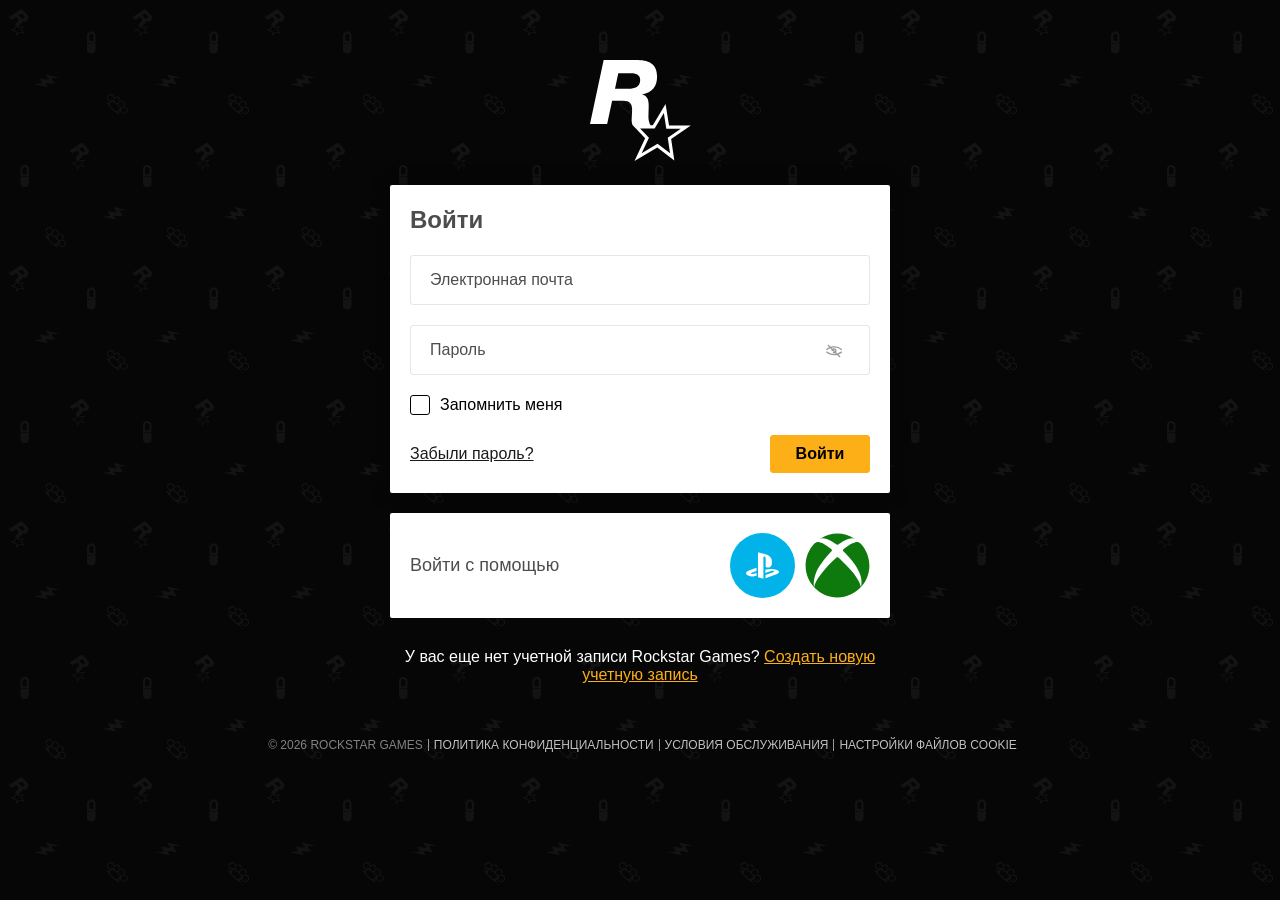
<file: HomeWork1/front/rockstar/index.html>
<!DOCTYPE html>
<html lang="en">
<head>
    <meta charset="UTF-8">
    <title>Sign In - Rockstar Games</title>
    <link rel="stylesheet" href="styles.css">

</head>
<body>
    <div class="sign-in__container">
        <main>
            <div class="main-container">
                <div class="sign-in-table">
                    <div class="rockstargames-icon">
                        <a class="rockstargames-icon__link" href="https://www.rockstargames.com?redirect_lang=us">
                            <svg width="101" height="101" viewBox="0 0 101 101" fill="none" xmlns="http://www.w3.org/2000/svg"><script xmlns=""/><script xmlns=""/>
                                <path fill-rule="evenodd" clip-rule="evenodd" d="M25.0189 28.6853H38.6577C44.8409 28.6853 50.1922 26.8017 50.1922 19.9107C50.1922 14.4432 45.4935 13.282 40.9757 13.282H28.2862L25.0189 28.6853ZM79.0297 65.5174H100.78L81.1516 79.1031L84.3256 100.511L67.3192 87.5908L44.4961 101L55.1674 78.3099C55.1674 78.3099 42.7552 65.3672 42.7648 65.3672C41.9305 64.2656 41.6516 61.4282 41.6516 60.2074C41.6516 58.664 41.7501 57.1008 41.8551 55.4357C41.9746 53.5386 42.1025 51.5094 42.1025 49.2271C42.1025 43.5943 39.6141 40.6488 33.5306 40.6488H22.1247L17.1583 63.8992H0L13.6452 0H45.9348C57.9339 0 67.0917 2.95191 67.0917 16.5638C67.0917 26.1451 62.3762 32.9511 51.9733 34.3801V34.5637C56.8649 35.7265 58.6974 39.0353 58.6974 45.2014C58.6974 47.6631 58.6225 49.8234 58.5521 51.8555C58.4896 53.6596 58.4306 55.3625 58.4306 57.0854C58.4306 59.2933 59.0044 62.9025 60.4496 65.3672H62.8335L75.5801 44.0744L79.0297 65.5174ZM76.3298 68.6424H90.7642L77.7508 77.6468L80.076 93.3458L67.5545 83.824L51.6581 93.1574L58.9352 77.7056L50.0868 68.4906H64.6345L73.8374 53.1175L76.3298 68.6424Z" fill="white"/>
                            </svg>
                        </a>

                    </div>

                    <div class="sign-in">

                        <h1 class="sign-in-input__text">Войти</h1>

                        <form class="sign-in__form">
                            <fieldset class="sign-in-form__ligament sign-in-input__text">
                            <span class="sign-in-input__container">
                                <input class="sign-in-input__element" id="email" type="email" name="email" value placeholder=" ">
                                <label class="sign-in-input__label" for="email">
                                    <span>Электронная почта</span>
                                </label>
                            </span>

                            </fieldset>

                            <fieldset class="sign-in-form__ligament sign-in-input__text">

                            <span class="sign-in-input__container">
                                <input class="sign-in-input__element" id="password" type="password" name="password" value placeholder=" ">
                                <label class="sign-in-input__label" for="password">
                                    <span>Пароль</span>
                                </label>

                                <button class="sign-in-show__password">
                                    <svg xmlns="http://www.w3.org/2000/svg" viewBox="0 0 32 32" height="16" width="16" class="UI__Icon__icon" data-ui-name="visibility_off_icon" aria-hidden="false" id="ui-icon-visibility_off-32">
                                        <path d="M29.8 17.2c-2.2 1.7-4.6 3-7.1 3.7l-2.5-2.5c.6-.8.9-1.8.9-2.9 0-1.4-.5-2.6-1.5-3.6-1.7-1.7-4.5-1.9-6.4-.6l-1.7-1.7c6.3-1.3 12.9.1 18.4 4.3.6.5 1.5.4 1.9-.2.5-.6.4-1.5-.2-1.9-6.7-5.1-14.9-6.6-22.4-4.4L5.7 3.9c-.5-.5-1.4-.5-1.9 0s-.5 1.4 0 1.9l2.6 2.6c-2 .9-4 2-5.8 3.4-.6.5-.7 1.3-.2 1.9.3.3.7.5 1.1.5.3 0 .6-.1.8-.3 1.9-1.5 4-2.6 6.2-3.4l2.9 2.9c-.3.6-.4 1.2-.4 1.8 0 .8.5 1.4 1.3 1.5.6.1 1.2-.4 1.4-1l2.2 2.2c-.2 0-.3 0-.5-.1-.7-.2-1.5.2-1.7.9-.2.7.2 1.5.9 1.7.5.2 1 .2 1.5.2.7 0 1.4-.2 2.1-.5l1.5 1.5c-6 1-12.2-.5-17.3-4.5-.6-.5-1.5-.4-1.9.2-.5.6-.4 1.5.2 1.9 4.6 3.6 10 5.4 15.5 5.4 2 0 3.9-.2 5.9-.7l4.1 4.1c.3.3.6.4 1 .4s.7-.1 1-.4c.5-.5.5-1.4 0-1.9L25.1 23c2.3-.9 4.6-2.1 6.6-3.7.6-.5.7-1.3.2-1.9-.7-.6-1.5-.7-2.1-.2zm-12.2-3.3c.4.4.7 1 .7 1.7 0 .3-.1.6-.2.8l-3-3c.9-.3 1.9-.1 2.5.5z">
                                    </path></svg>
                                </button>
                            </span>

                                <div class="sign-in__keep-me">
                                <span class="sign-in-keep-me__inside">
                                    <input class="sign-in__keep-me__button" id="box" type="checkbox" value="Sign In">
                                    <label class="sign-in__keep-me__label" for="box">
                                        <span>Запомнить меня</span>
                                    </label>
                                </span>
                                </div>

                            </fieldset>
                            <div class="sign-in__bottom">

                                <a class="sign-in__forgot__password sign-in-input__text" href="https://encrypted-tbn0.gstatic.com/images?q=tbn:ANd9GcRH6FqskyB2WDxj3bpKjRLOAhIkTzrpKa64aBji-nodvA&s">
                                    Забыли пароль?</a>

                                <button class="sign-in-button sign-in-input__text">Войти</button>
                            </div>
                        </form>

                    </div>

                    <div class="sign-in__social">
                        <fieldset class="sign-in__social__fieldset">
                            <p class="sign-in-input__text">Войти с помощью</p>

                            <div class="sign-in__social__icons">

                                <a class="sign-in__social-icons__element" href="">
                                    <svg width="44" height="44" viewBox="0 0 44 44" fill="none" xmlns="http://www.w3.org/2000/svg"><script xmlns=""/><script xmlns=""/>
                                        <rect width="44" height="44" rx="22" fill="#01b3e9"/>
                                        <path d="M18.9457 12.9941V29.8863L22.6098 31.0066V16.8613C22.6098 16.4541 22.6097 16.2513 22.8129 16.0473C22.9145 15.8441 23.1175 15.8441 23.3207 15.9457C23.8295 16.1489 24.1363 16.5563 24.1363 17.3707V22.966C25.3571 23.5764 26.3735 23.5764 27.1879 22.966C28.0023 22.3556 28.4098 21.4409 28.4098 19.9145C28.4106 18.2865 28.1046 17.2687 27.3926 16.4551C26.7822 15.6407 25.6636 14.9279 24.0348 14.4191C21.9996 13.8087 20.2689 13.2997 18.9457 12.9941ZM17.9285 23.5785L13.2473 25.2066L12.5363 25.5113C11.4171 26.0201 10.8066 26.5291 10.8066 27.0379C10.9082 27.6483 11.1115 28.4635 12.6379 28.9723C14.0627 29.4811 15.182 29.6843 18.0316 28.8707V27.0379C15.2828 27.9531 14.8763 27.852 14.4691 27.6488C14.0619 27.4456 14.0613 27.2411 14.1629 27.1395C14.4685 26.9363 15.5879 26.5285 15.5879 26.5285L17.9285 25.7145V23.5785ZM28.2832 24.3707C27.9525 24.3596 27.6218 24.3656 27.291 24.391C26.1718 24.391 25.1532 24.5948 23.9316 24.9004V27.0379L26.1707 26.2223L27.391 25.816C27.391 25.816 27.901 25.7145 28.2066 25.6129C28.7154 25.5113 29.3254 25.7145 29.3254 25.7145C29.631 25.7145 29.8348 25.8151 29.8348 26.0191C29.9364 26.2223 29.7326 26.3253 29.2238 26.5285L28.1051 26.9363L24.0348 28.4613V30.5988L25.866 29.9879L30.9535 28.1566L31.5645 27.8504C32.7853 27.4432 33.2942 26.9342 33.1926 26.3238C33.1926 25.7142 32.4806 25.3076 31.2598 24.9004C30.2674 24.595 29.2754 24.4041 28.2832 24.3707Z" fill="white"/>
                                    </svg>
                                </a>

                                <a class="sign-in__social-icons__element" href="">
                                    <svg width="20" height="20" viewBox="12 12 20 20" fill="none" xmlns="http://www.w3.org/2000/svg"><script xmlns=""/><script xmlns=""/>
                                        <path d="M21.9781 12.1816C20.1464 12.1816 18.4003 12.6942 16.9523 13.5907C16.8588 13.6218 16.6973 13.7448 16.5505 13.875C17.8503 12.8424 20.8562 14.9106 21.7339 15.5266C21.8816 15.6304 22.0756 15.6304 22.2233 15.5266C23.1009 14.9106 26.1068 12.8419 27.4067 13.875C27.2598 13.7448 27.0979 13.6218 27.0048 13.5907C25.5564 12.6942 23.8099 12.1816 21.9781 12.1816ZM16.0019 14.7429C15.3201 14.7429 14.8221 15.2982 14.8221 15.2982C13.2034 17.0484 12.1816 19.3959 12.1816 21.9998C12.1816 27.4212 16.5688 31.818 21.9781 31.818C24.8318 31.818 27.4302 30.5801 29.2192 28.6164C29.2192 28.6164 29.0063 27.3356 27.686 25.4574C26.2094 23.2303 23.2183 20.4255 22.2608 19.5645C22.0973 19.4176 21.8535 19.4184 21.6913 19.567C20.9699 20.2273 19.1084 22.0757 18.6982 22.5551C17.7185 23.5796 14.9924 26.8234 14.8221 28.6589C14.8221 28.6589 14.2255 27.2079 15.5458 23.8783C16.3675 21.8779 18.9197 18.9041 20.1572 17.6068C20.3216 17.4348 20.3176 17.1629 20.1439 16.9999C19.7341 16.6161 18.7788 15.9435 17.9178 15.4257C17.3219 15.0416 16.6409 14.7856 16.0019 14.7429ZM27.8219 14.7429C27.5431 14.7429 25.7321 15.3161 23.8266 17.0049C23.6464 17.1645 23.6392 17.4431 23.8065 17.616C24.4968 18.3293 26.3847 20.1563 27.5159 21.9573C28.9216 24.2624 29.7731 26.0978 29.2617 28.6164C30.8378 26.8662 31.818 24.5611 31.818 21.9998C31.7753 19.4386 30.7954 17.0909 29.1767 15.3407C29.134 15.298 29.0914 15.255 29.0491 15.2123C28.7085 14.8281 28.2052 14.7429 27.8219 14.7429Z" fill="#0e7a0d"/>
                                    </svg>
                                </a>

                            </div>
                        </fieldset>
                    </div>

                    <div class="sign-in__create__account sign-in-input__text">
                        <p>У вас еще нет учетной записи Rockstar Games?
                            <a href="">Создать новую учетную запись</a>
                        </p>
                    </div>
                </div>
            </div>
        </main>

        <footer class="footer">
            <div class="footer-list__container sign-in-input__text">

                <ul class="footer-list">

                    <li class="footer-list__item footer-list__item--copyright">
                        ©
                        2026 Rockstar Games
                    </li>


                    <li class="footer-list__item">
                        <button class="footer-list__btn">
                            Политика конфиденциальности
                        </button>
                    </li>
                    <li class="footer-list__item">
                        <button class="footer-list__btn">
                            Условия обслуживания
                        </button>
                    </li>
                    <li class="footer-list__item">
                        <button class="footer-list__btn">
                            Настройки файлов Cookie
                        </button>
                    </li>
                </ul>
            </div>
        </footer>

    </div>

</body>
</html>
</file>
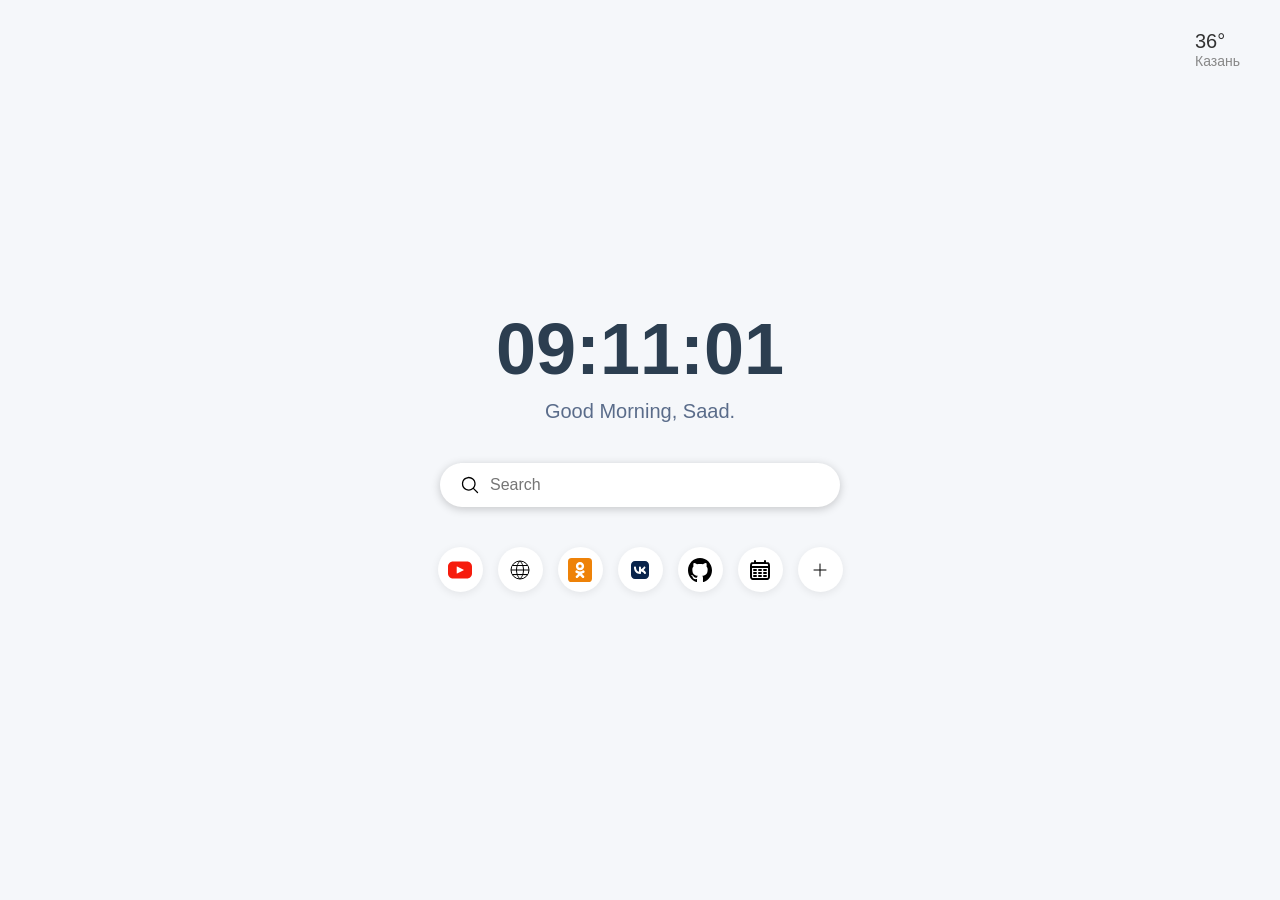
<file: HomeWork3/HomeWork3/static/SearcherFinder/index.html>
<!DOCTYPE html>
<html lang="ru">
<head>
    <meta charset="UTF-8">
    <meta name="viewport" content="width=device-width, initial-scale=1.0">
    <title>Моя поисковая страница</title>
    <style>
        * {
            margin: 0;
            padding: 0;
            box-sizing: border-box;
        }


        body {
            font-family: Arial, sans-serif;
            background-color: #f5f7fa;
            height: 100vh;
            display: flex;
            justify-content: center;
            align-items: center;
            position: relative;
        }

        .temperature {
            position: absolute;
            top: 30px;
            right: 40px;
            font-size: 20px;
            color: #333;
        }

        .temperature span {
            font-size: 14px;
            color: #888;
            display: block;
            text-align: right;
        }

        .dashboard {
            text-align: center;
        }

        .time {
            font-size: 72px;
            font-weight: bold;
            color: #2c3e50;
            margin-bottom: 10px;
        }

        .greeting {
            font-size: 20px;
            color: #5a6c8a;
            margin-bottom: 40px;
        }

        .search {
            display: flex;
            align-items: center;
            background: white;
            border-radius: 25px;
            padding: 12px 20px;
            width: 400px;
            margin: 0 auto 40px;
            box-shadow: 0 2px 10px rgba(0,0,0,0.2);
        }

        .search input {
            border: none;
            outline: none;
            flex: 1;
            font-size: 16px;
            margin-left: 10px;
        }

        .search-icon {
            width: 20px;
            height: 20px;
            flex-shrink: 0;
        }

        .icons {
            display: flex;
            justify-content: center;
            gap: 15px;
        }

        .icon {
            width: 45px;
            height: 45px;
            border-radius: 50%;
            background: white;
            display: flex;
            justify-content: center;
            align-items: center;
            font-size: 20px;
            box-shadow: 0 2px 8px rgba(0,0,0,0.08);
            cursor: pointer;
            transition: transform 0.2s;
        }

        .icon img {
            width: 24px;
            height: 24px;
        }

        .icon:hover {
            transform: translateY(-3px);
        }
        
        .youtube { color: #ff0000; }
        .vk { color: #4a76a8; }
        .github { color: #333; }
        .ok { color: #ee8208; }
    </style>
</head>
<body>

<div class="temperature">
    36°
    <span>Казань</span>
</div>

<div class="dashboard">
    <div class="time">09:11:01</div>
    <div class="greeting">Good Morning, Saad.</div>
    
    <form class="search" action="https://www.google.com/search" method="get" target="_blank">
        <img src="img/search.svg" alt="Поиск" class="search-icon">
        <input type="text" name="q" placeholder="Search">
    </form>
    
    <div class="icons">
        <div class="icon">
            <img src="img/youtube.svg" alt="YouTube">
        </div>
        <div class="icon">
            <img src="img/globe.svg" alt="Глобус">
        </div>
        <div class="icon">
            <img src="img/ok.svg" alt="Одноклассники">
        </div>
        <div class="icon">
            <img src="img/vk.svg" alt="VK">
        </div>
        <div class="icon">
            <img src="img/github.svg" alt="GitHub">
        </div>
        <div class="icon">
            <img src="img/calendar.svg" alt="Календарь">
        </div>
        <div class="icon">
            <img src="img/plus.svg" alt="Добавить">
        </div>
    </div>
</div>

</body>
</html>
</file>
<file: HomeWork1/front/rockstar/styles.css>
*{
    box-sizing: border-box;
    margin: 0;
    padding: 0;
}


:root{
    --width-window: 31.25rem;
    --backgraund-color-window: #fff;
}

fieldset{
    border: none;
}

.sign-in__container{
    width: 100vw;
    height: 100vh;


    background-image: url("logos/bg-repeat.png");
    background-repeat: repeat;
    background-size: 256px;
}

.main-container{

    display: flex;
    justify-content: center;
    align-items: center;

    padding-top: 40px;
}

.sign-in-table{
    display: flex;
    flex-direction: column;

    width: var(--width-window);
}

.rockstargames-icon{
    position: relative;

    display: flex;
    justify-content: center;

    margin: 1.25rem auto 0;
}

.sign-in{
    width: 100%;

    background-color: var(--backgraund-color-window);
    border-radius: .125rem;
    box-shadow: 0 0 1.25rem 0 rgba(0,0,0,.3);

    padding: 1.25rem;
    margin: 1.25rem auto;
}

.sign-in-input__text{
    color: #4d4d4d;
    font-family: -apple-system,BlinkMacSystemFont,Roboto,Oxygen-Sans,Ubuntu,Cantarell,Helvetica Neue,sans-serif;
    font-size: 16px;
    font-stretch: expanded;
}

.sign-in h1{
    font-size: 1.5rem;
    line-height: 1.875rem;
    margin-bottom: .625rem;
}

.sign-in__form{
    margin-top: 1.25rem;
}

.sign-in-form__ligament{
    margin-bottom: 1.25rem;
    padding: 0;
}

.sign-in-input__container{
    display: flex;

    position: relative;
    width: 100%;
    vertical-align: top;
}

.sign-in-input__element{
    position: relative;

    height: 3.125rem;
    width: 100%;

    appearance: none;
    background: #fff;
    border: 1px solid #e6e6e6;
    border-radius: 3px;
    color: #666;

    font-size: 1.125rem;

    padding: 0 1.25rem;
}

#password{
    padding-right: 3.25rem;
}

.sign-in-show__password{
    cursor: pointer;

    position: absolute;

    width: 2rem;
    height: 1rem;

    right: 1.25rem;
    top: 1.125rem;

    background: none;
    border: none;
}

.sign-in-show__password svg{
    fill: #999;
}

.sign-in-input__label{
    pointer-events: none;
    user-select: none;

    display: block;

    position: absolute;

    line-height: 3.125rem;
    font-size: 1rem ;
    text-align: left;

    left: 1.25rem;

    white-space: nowrap;

    transform-origin: 0 0;
    transition-duration: .2s;
    transition-property: transform,color;
    transition-timing-function: cubic-bezier(.4,0,.6,1);
}

.sign-in-input__element:not(:placeholder-shown) + .sign-in-input__label{
    transform: translate(.0625rem,-.3125rem) scale(.75);
}

.sign-in-input__element:not(:placeholder-shown){
    padding-top: .75rem;
}

.sign-in__keep-me{
    display: flex;

    align-items: center;
    margin-top: 1.25rem;

    width: 100%;
}

.sign-in-keep-me__inside{
    position: relative;

    color: #000;
    display: block;
    line-height: 20px;
}

.sign-in__keep-me__button{
    appearance: none;

    height: 1.25rem;
    opacity: 0;
    position: absolute;
    width: 1.25rem;
}

.sign-in__keep-me__label{
    min-height: 20px;

    position: relative;

    cursor: pointer;
    padding-left: 1.875rem;

    display: inline-block;
    line-height: 1.25rem;


}

.sign-in__keep-me__label::before{
    content: "";
    width: 1.15rem;
    height: 1.15rem;

    background: #fff;
    border: 1px solid;
    border-radius: 3px;

    position: absolute;


    left: 0;
    top: 0;
}

.sign-in__keep-me__button:checked + .sign-in__keep-me__label::after{
    content: "";
    position: absolute;
    border-bottom: 2px solid;
    border-left: 2px solid;
    border-color: #333;

    left: .20rem;
    top: .360rem;
    transform: rotate(-50deg);

    height: .345rem;
    width: .70rem;
}

.sign-in__keep-me__button:checked:focus + .sign-in__keep-me__label::before{
    border-color: #fcaf17;
    border-width: 1px;

    box-shadow: inset 0 0 1px currentColor,0 0 0 1px currentColor;
}

.sign-in__bottom{
    display: flex;
    justify-content: space-between;
    align-items: center;
}

.sign-in__forgot__password{
    color: #1a1a1a;
}

.sign-in-button{
    cursor: pointer;
    min-width: 6.25rem;

    color: #000;
    background: #fcaf17;

    border: 1px solid #fcaf17;
    border-radius: 3px;

    font-weight: 700;
    line-height: 2.25rem;
    text-align: center;

    padding: 0 1.25rem;
    margin-left: .625rem;
}

.sign-in__social{
    display: flex;

    width: 100%;

    background-color: var(--backgraund-color-window);
    border-radius: .125rem;

    margin: 0 auto;
    margin-bottom: 1.25rem !important;
    padding: 1.25rem;
}

.sign-in__social__fieldset{

    width: 100%;

    display: flex;
    justify-content: space-between;
    align-items: center;
}

.sign-in__social__fieldset p
{
    font-size: 1.125rem;
    text-align: left;
}

.sign-in__social__icons{
    display: flex;
    align-items: center;

    gap: 10px;
}

.sign-in__social-icons__element{
    max-height: 65px;
    max-width: 65px;
}

.sign-in__social-icons__element svg{

    min-height: 100%;
    min-width: 100%;

    width: 65px;
    height: 65px;

    max-width: 65px;
    max-height: 65px;
}

.sign-in__create__account{
    display: flex;

    width: 100%;

    margin: 0 auto;
    margin-bottom: 1.25rem !important;
    padding: .625rem 0;
}

.sign-in__create__account p{
    color: #fff;
    text-align: center;
    width: 100%;
}

.sign-in__create__account a{
    color: #fcaf17;
}

.footer-list__container{
    display: flex;

    margin: 1.25rem 0;

    justify-content: center;
}

.footer-list{
    list-style: none;

    display: flex;
    align-items: center;
    flex-wrap: wrap;

    gap: .3125rem;

    padding: 0 .625rem 0;
}

.footer-list__item--copyright{
    color: #999;
    opacity: 85%;

    text-transform: uppercase;
    line-height: 1.375rem;
    font-size: 0.75rem;


    -webkit-font-smoothing: antialiased;
    border: none !important;

    padding: 0;
}

.footer-list__item{
    display: flex;
    align-items: center;
    border-left: 1px solid #999;
    padding-left: 0.3125rem;

}

.footer-list__item button{
    background: none;
    border: none;

    color: hsla(0,0%,100%,.8);
    opacity: 95%;
    display: flex;

    text-transform: uppercase;

    font-size: .75rem;
    line-height: .75rem;
    text-align: center;
    font-family: -apple-system,BlinkMacSystemFont,Roboto,Oxygen-Sans,Ubuntu,Cantarell,Helvetica Neue,sans-serif;
    text-shadow: 0 .0625rem 0 rgba(0,0,0,.8);

    cursor: pointer;

    transition: color .2s ease-out;
}

.footer-list__item button:hover{
    color: #fff;
    text-decoration: underline;
}
</file>
